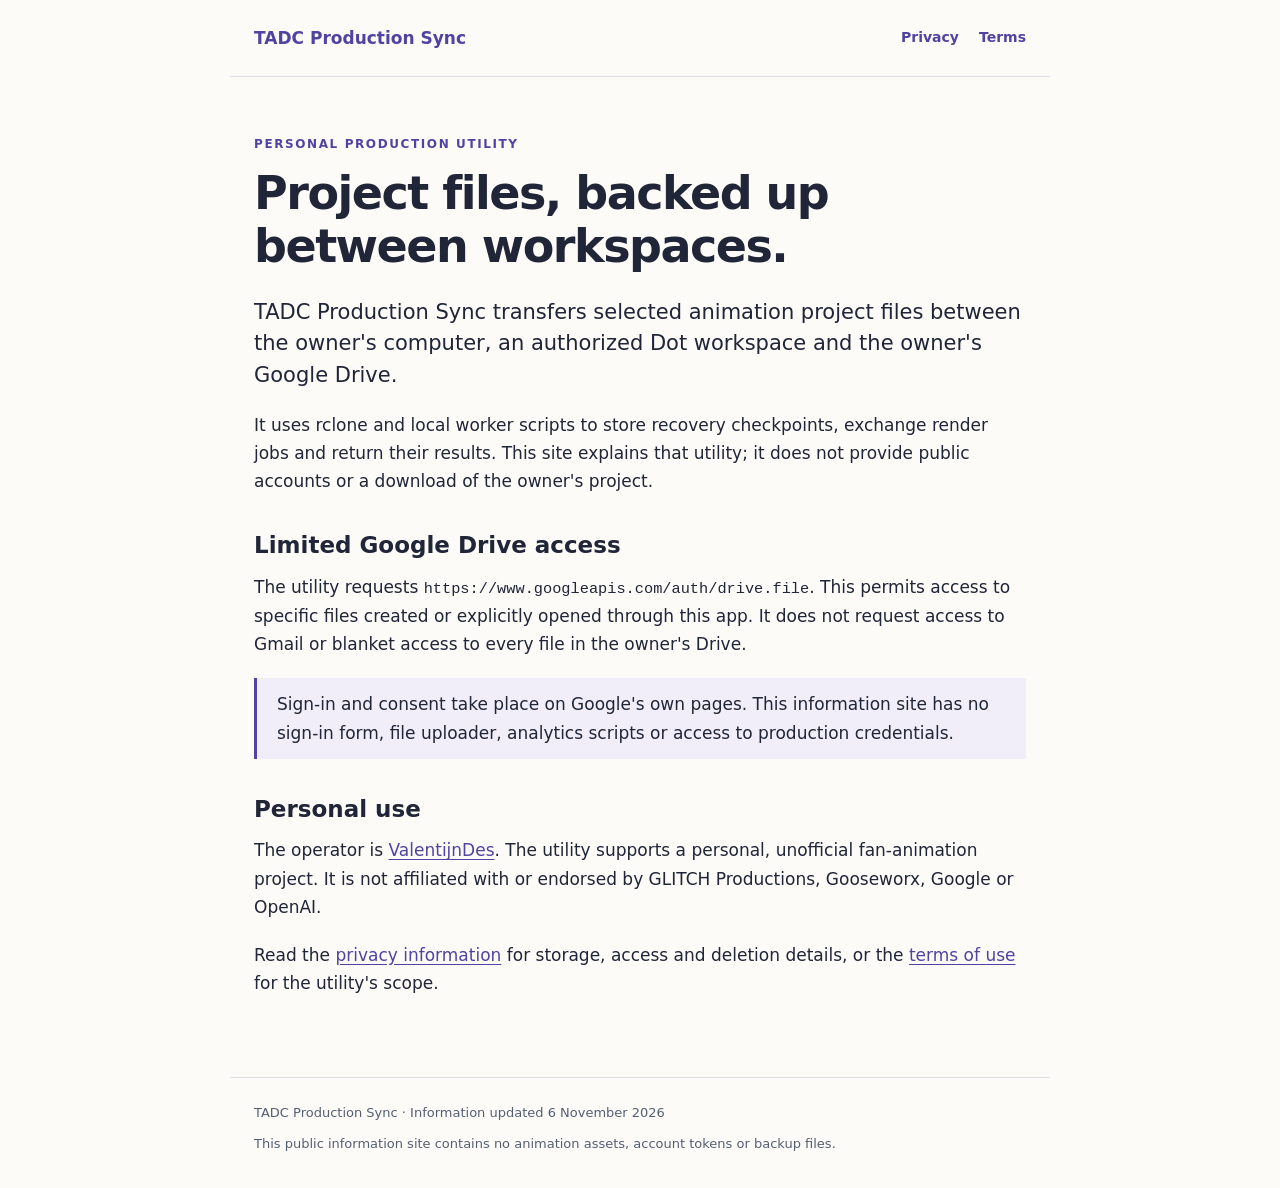
<file: index.html>
<!doctype html>
<html lang="en"><head><meta charset="utf-8"><meta name="viewport" content="width=device-width,initial-scale=1"><meta name="description" content="Information about TADC Production Sync, a personal file-transfer and backup utility."><title>TADC Production Sync</title><link rel="stylesheet" href="style.css"></head><body>
<header><a href="index.html">TADC Production Sync</a><nav aria-label="Main"><a href="privacy.html">Privacy</a><a href="terms.html">Terms</a></nav></header>
<main><div class="eyebrow">Personal production utility</div><h1>Project files, backed up between workspaces.</h1><p class="lead">TADC Production Sync transfers selected animation project files between the owner's computer, an authorized Dot workspace and the owner's Google Drive.</p>
<p>It uses rclone and local worker scripts to store recovery checkpoints, exchange render jobs and return their results. This site explains that utility; it does not provide public accounts or a download of the owner's project.</p>
<h2>Limited Google Drive access</h2><p>The utility requests <code>https://www.googleapis.com/auth/drive.file</code>. This permits access to specific files created or explicitly opened through this app. It does not request access to Gmail or blanket access to every file in the owner's Drive.</p>
<p class="note">Sign-in and consent take place on Google's own pages. This information site has no sign-in form, file uploader, analytics scripts or access to production credentials.</p>
<h2>Personal use</h2><p>The operator is <a href="https://github.com/ValentijnDes">ValentijnDes</a>. The utility supports a personal, unofficial fan-animation project. It is not affiliated with or endorsed by GLITCH Productions, Gooseworx, Google or OpenAI.</p>
<p>Read the <a href="privacy.html">privacy information</a> for storage, access and deletion details, or the <a href="terms.html">terms of use</a> for the utility's scope.</p></main>
<footer><p>TADC Production Sync · Information updated 6 November 2026</p><p>This public information site contains no animation assets, account tokens or backup files.</p></footer></body></html>
</file>
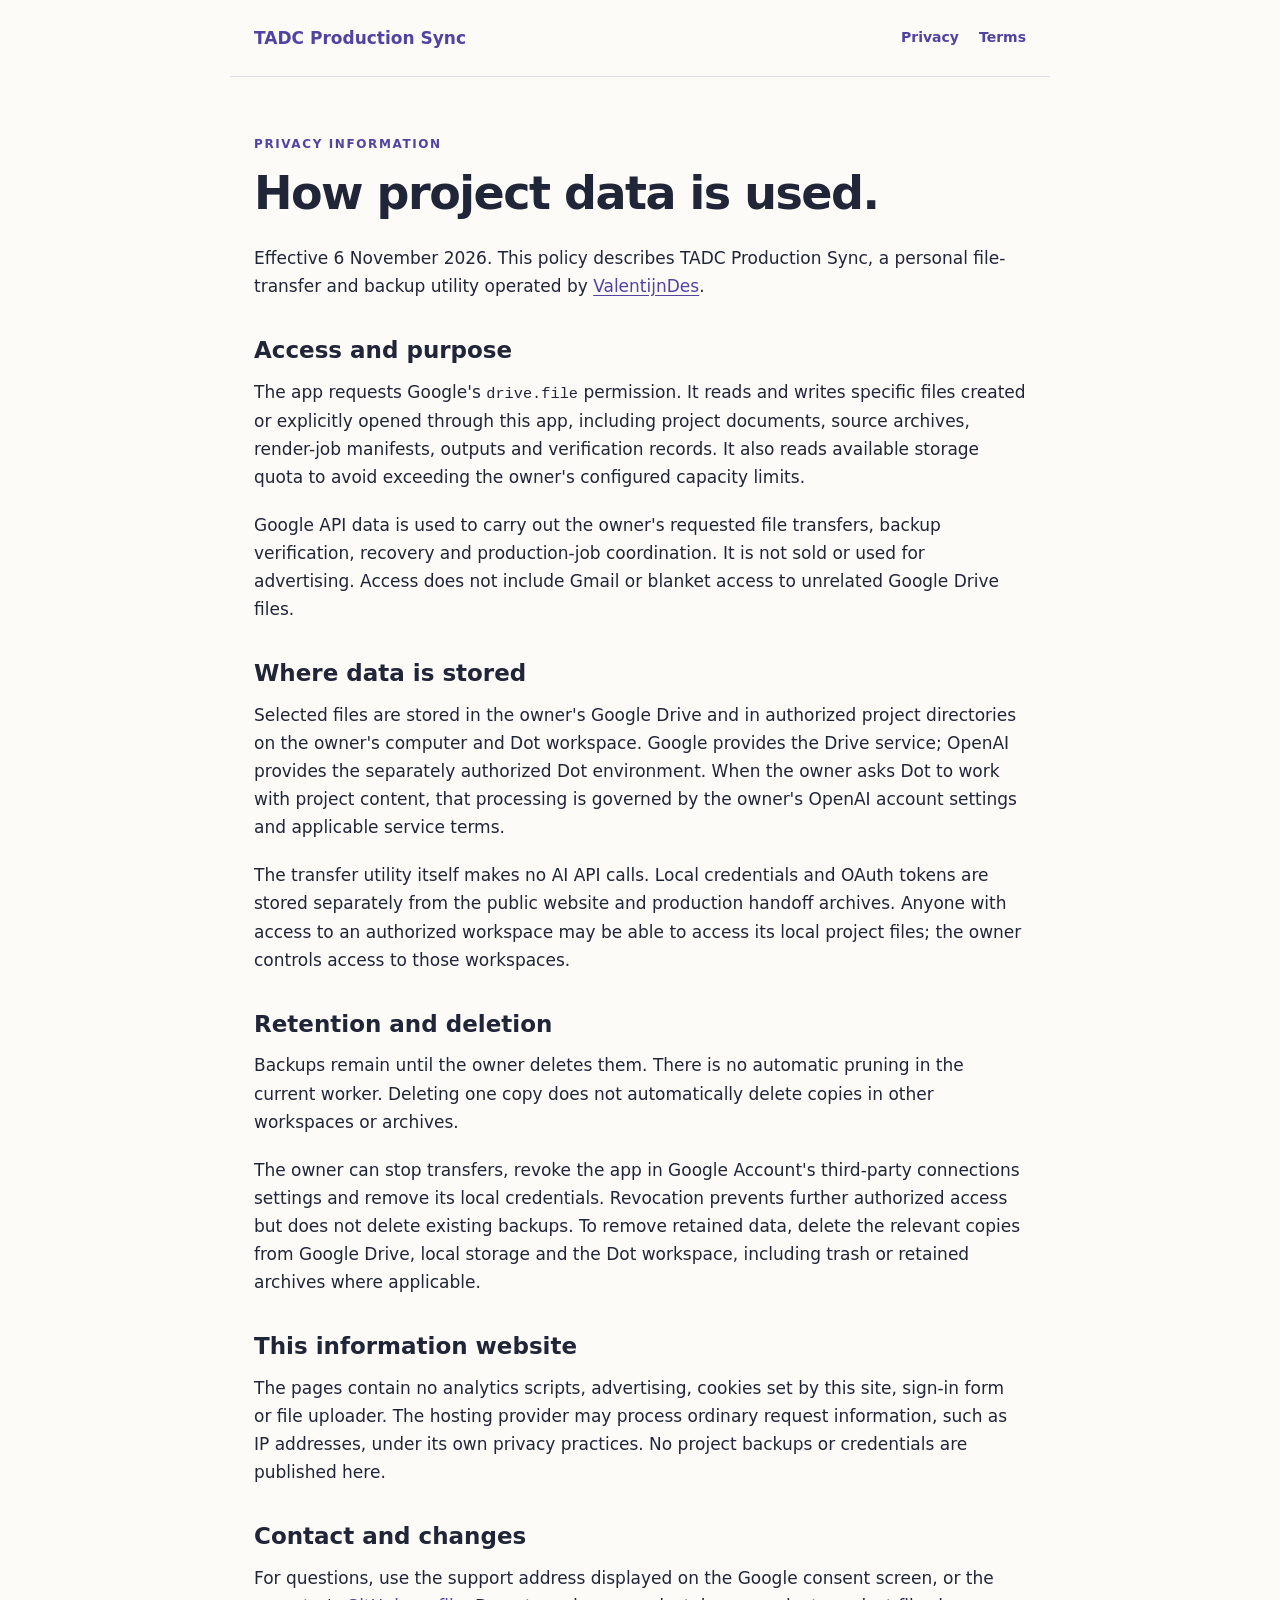
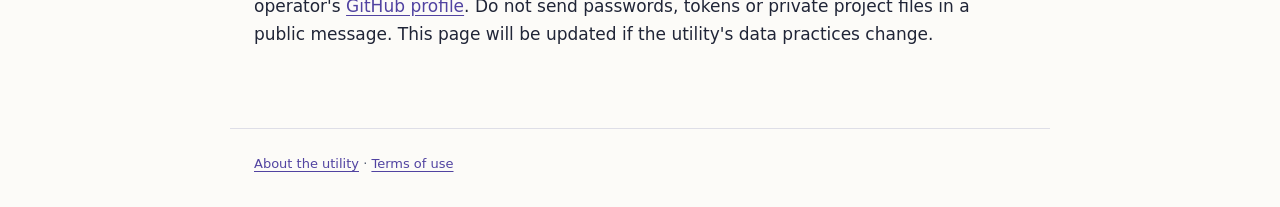
<file: privacy.html>
<!doctype html>
<html lang="en"><head><meta charset="utf-8"><meta name="viewport" content="width=device-width,initial-scale=1"><meta name="description" content="Data access and storage practices for TADC Production Sync."><title>Privacy · TADC Production Sync</title><link rel="stylesheet" href="style.css"></head><body>
<header><a href="index.html">TADC Production Sync</a><nav aria-label="Main"><a href="privacy.html" aria-current="page">Privacy</a><a href="terms.html">Terms</a></nav></header>
<main><div class="eyebrow">Privacy information</div><h1>How project data is used.</h1><p>Effective 6 November 2026. This policy describes TADC Production Sync, a personal file-transfer and backup utility operated by <a href="https://github.com/ValentijnDes">ValentijnDes</a>.</p>
<h2>Access and purpose</h2><p>The app requests Google's <code>drive.file</code> permission. It reads and writes specific files created or explicitly opened through this app, including project documents, source archives, render-job manifests, outputs and verification records. It also reads available storage quota to avoid exceeding the owner's configured capacity limits.</p><p>Google API data is used to carry out the owner's requested file transfers, backup verification, recovery and production-job coordination. It is not sold or used for advertising. Access does not include Gmail or blanket access to unrelated Google Drive files.</p>
<h2>Where data is stored</h2><p>Selected files are stored in the owner's Google Drive and in authorized project directories on the owner's computer and Dot workspace. Google provides the Drive service; OpenAI provides the separately authorized Dot environment. When the owner asks Dot to work with project content, that processing is governed by the owner's OpenAI account settings and applicable service terms.</p><p>The transfer utility itself makes no AI API calls. Local credentials and OAuth tokens are stored separately from the public website and production handoff archives. Anyone with access to an authorized workspace may be able to access its local project files; the owner controls access to those workspaces.</p>
<h2>Retention and deletion</h2><p>Backups remain until the owner deletes them. There is no automatic pruning in the current worker. Deleting one copy does not automatically delete copies in other workspaces or archives.</p><p>The owner can stop transfers, revoke the app in Google Account's third-party connections settings and remove its local credentials. Revocation prevents further authorized access but does not delete existing backups. To remove retained data, delete the relevant copies from Google Drive, local storage and the Dot workspace, including trash or retained archives where applicable.</p>
<h2>This information website</h2><p>The pages contain no analytics scripts, advertising, cookies set by this site, sign-in form or file uploader. The hosting provider may process ordinary request information, such as IP addresses, under its own privacy practices. No project backups or credentials are published here.</p>
<h2>Contact and changes</h2><p>For questions, use the support address displayed on the Google consent screen, or the operator's <a href="https://github.com/ValentijnDes">GitHub profile</a>. Do not send passwords, tokens or private project files in a public message. This page will be updated if the utility's data practices change.</p></main>
<footer><p><a href="index.html">About the utility</a> · <a href="terms.html">Terms of use</a></p></footer></body></html>
</file>
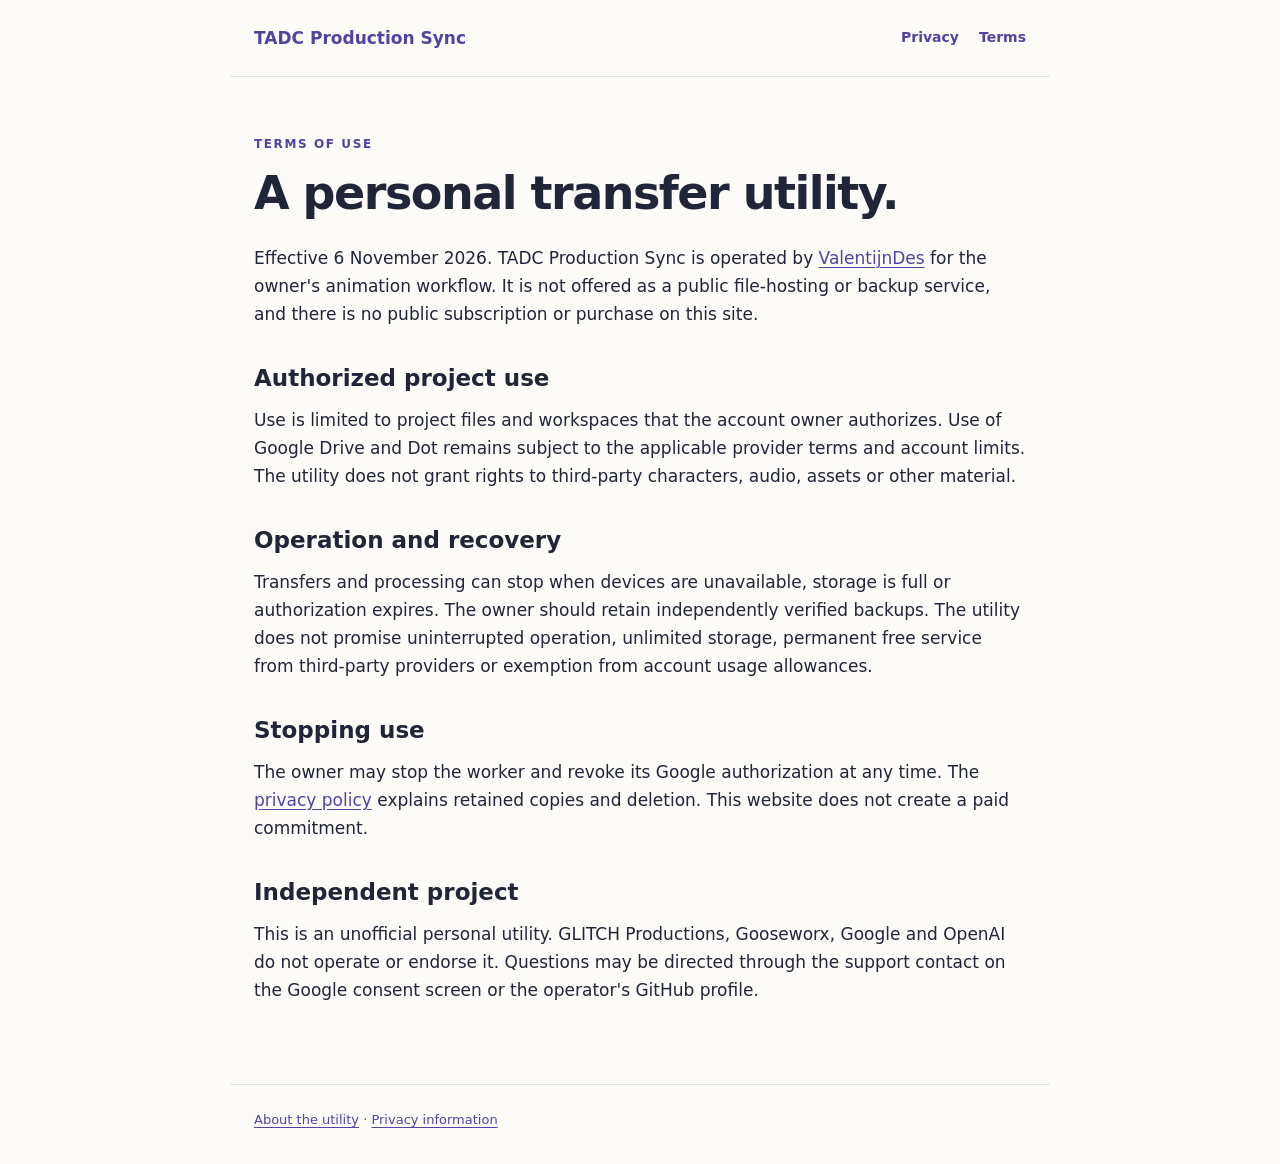
<file: terms.html>
<!doctype html>
<html lang="en"><head><meta charset="utf-8"><meta name="viewport" content="width=device-width,initial-scale=1"><meta name="description" content="Personal-use scope and terms for TADC Production Sync."><title>Terms · TADC Production Sync</title><link rel="stylesheet" href="style.css"></head><body>
<header><a href="index.html">TADC Production Sync</a><nav aria-label="Main"><a href="privacy.html">Privacy</a><a href="terms.html" aria-current="page">Terms</a></nav></header>
<main><div class="eyebrow">Terms of use</div><h1>A personal transfer utility.</h1><p>Effective 6 November 2026. TADC Production Sync is operated by <a href="https://github.com/ValentijnDes">ValentijnDes</a> for the owner's animation workflow. It is not offered as a public file-hosting or backup service, and there is no public subscription or purchase on this site.</p>
<h2>Authorized project use</h2><p>Use is limited to project files and workspaces that the account owner authorizes. Use of Google Drive and Dot remains subject to the applicable provider terms and account limits. The utility does not grant rights to third-party characters, audio, assets or other material.</p>
<h2>Operation and recovery</h2><p>Transfers and processing can stop when devices are unavailable, storage is full or authorization expires. The owner should retain independently verified backups. The utility does not promise uninterrupted operation, unlimited storage, permanent free service from third-party providers or exemption from account usage allowances.</p>
<h2>Stopping use</h2><p>The owner may stop the worker and revoke its Google authorization at any time. The <a href="privacy.html">privacy policy</a> explains retained copies and deletion. This website does not create a paid commitment.</p>
<h2>Independent project</h2><p>This is an unofficial personal utility. GLITCH Productions, Gooseworx, Google and OpenAI do not operate or endorse it. Questions may be directed through the support contact on the Google consent screen or the operator's GitHub profile.</p></main>
<footer><p><a href="index.html">About the utility</a> · <a href="privacy.html">Privacy information</a></p></footer></body></html>
</file>
<file: style.css>
:root{color-scheme:light;--ink:#202537;--muted:#555f72;--accent:#5143a1;--line:#dedee7;--paper:#fcfbf8}*{box-sizing:border-box}body{margin:0;background:var(--paper);color:var(--ink);font:17px/1.65 system-ui,-apple-system,BlinkMacSystemFont,"Segoe UI",sans-serif}a{color:var(--accent);text-underline-offset:3px}a:focus-visible{outline:3px solid #b2a3ef;outline-offset:4px}header,main,footer{max-width:820px;margin:auto;padding:24px}header{display:flex;justify-content:space-between;align-items:center;gap:18px;border-bottom:1px solid var(--line)}header a{font-weight:650;text-decoration:none}nav{display:flex;gap:20px;font-size:14px}main{padding-top:58px;padding-bottom:60px}h1{font-size:clamp(30px,5vw,46px);line-height:1.15;letter-spacing:-1.5px;margin:12px 0 24px}h2{font-size:23px;line-height:1.3;margin:36px 0 12px}p{margin:0 0 20px}li{margin:7px 0}.eyebrow{font-size:12px;letter-spacing:1.6px;font-weight:700;color:var(--accent);text-transform:uppercase}.lead{font-size:21px;line-height:1.5}.note{border-left:3px solid var(--accent);padding:12px 20px;background:#f1eef9}code{font-size:.9em;overflow-wrap:anywhere}footer{border-top:1px solid var(--line);font-size:13px;color:var(--muted)}footer p{margin-bottom:10px}@media(max-width:560px){header{align-items:flex-start;flex-direction:column;gap:10px}main{padding-top:36px}nav{flex-wrap:wrap}h1{letter-spacing:-.7px}}
</file>
